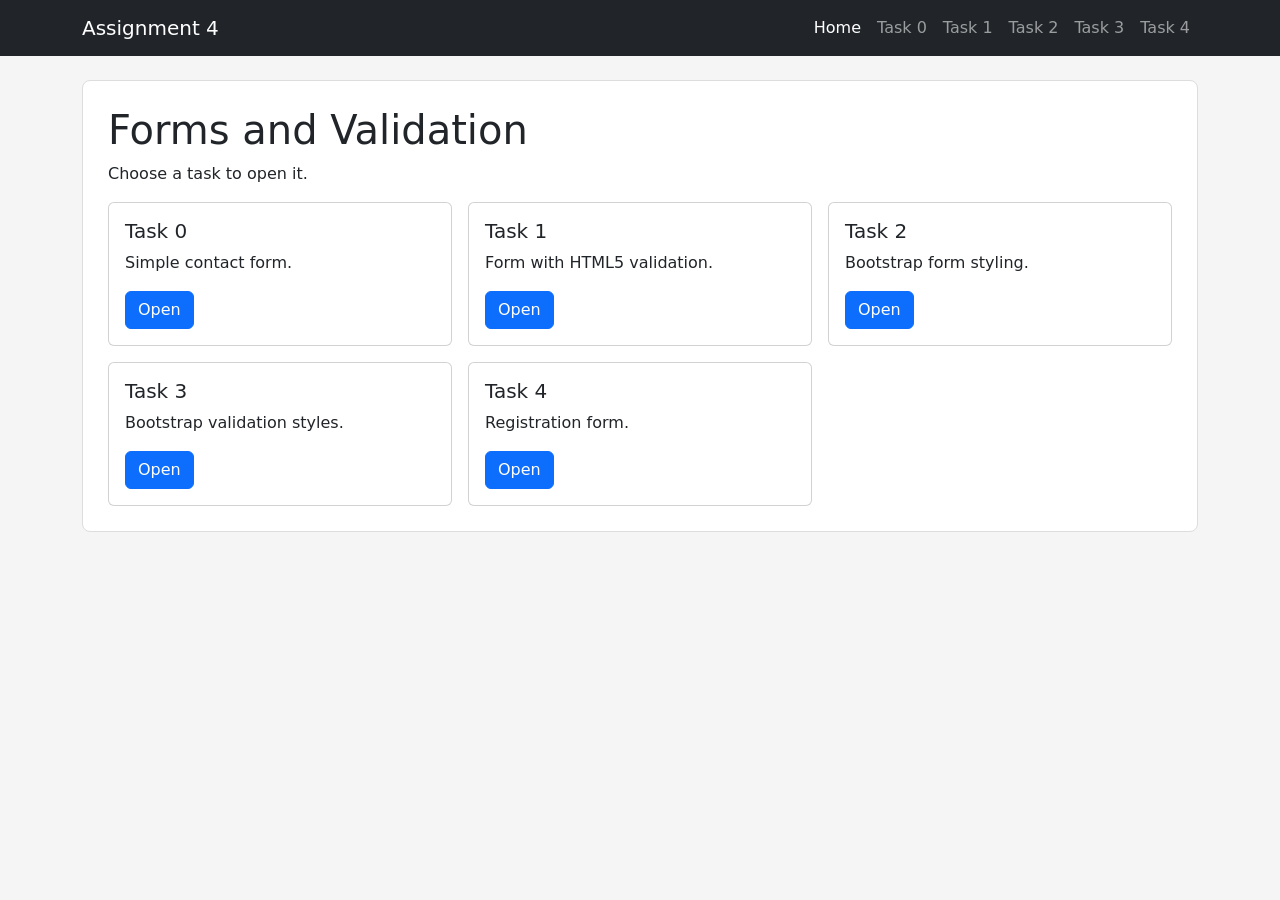
<file: index.html>
<!DOCTYPE html>
<html lang="en">
<head>
  <meta charset="UTF-8">
  <meta name="viewport" content="width=device-width, initial-scale=1">
  <title>Assignment 4 - Forms and Validation</title>
  <link href="https://cdn.jsdelivr.net/npm/bootstrap@5.3.3/dist/css/bootstrap.min.css" rel="stylesheet">
  <link rel="stylesheet" href="css/style.css">
</head>
<body>

  <nav class="navbar navbar-expand-lg navbar-dark bg-dark">
    <div class="container">
      <a class="navbar-brand" href="index.html">Assignment 4</a>
      <button class="navbar-toggler" type="button" data-bs-toggle="collapse" data-bs-target="#menu">
        <span class="navbar-toggler-icon"></span>
      </button>
      <div class="collapse navbar-collapse" id="menu">
        <ul class="navbar-nav ms-auto">
          <li class="nav-item"><a class="nav-link active" href="index.html">Home</a></li>
          <li class="nav-item"><a class="nav-link" href="task0.html">Task 0</a></li>
          <li class="nav-item"><a class="nav-link" href="task1.html">Task 1</a></li>
          <li class="nav-item"><a class="nav-link" href="task2.html">Task 2</a></li>
          <li class="nav-item"><a class="nav-link" href="task3.html">Task 3</a></li>
          <li class="nav-item"><a class="nav-link" href="task4.html">Task 4</a></li>
        </ul>
      </div>
    </div>
  </nav>

  <main class="container my-4">
    <div class="page-box">
      <h1>Forms and Validation</h1>
      <p>Choose a task to open it.</p>

      <div class="row g-3">
        <div class="col-md-6 col-lg-4">
          <div class="card h-100">
            <div class="card-body">
              <h5 class="card-title">Task 0</h5>
              <p class="card-text">Simple contact form.</p>
              <a href="task0.html" class="btn btn-primary">Open</a>
            </div>
          </div>
        </div>
        <div class="col-md-6 col-lg-4">
          <div class="card h-100">
            <div class="card-body">
              <h5 class="card-title">Task 1</h5>
              <p class="card-text">Form with HTML5 validation.</p>
              <a href="task1.html" class="btn btn-primary">Open</a>
            </div>
          </div>
        </div>
        <div class="col-md-6 col-lg-4">
          <div class="card h-100">
            <div class="card-body">
              <h5 class="card-title">Task 2</h5>
              <p class="card-text">Bootstrap form styling.</p>
              <a href="task2.html" class="btn btn-primary">Open</a>
            </div>
          </div>
        </div>
        <div class="col-md-6 col-lg-4">
          <div class="card h-100">
            <div class="card-body">
              <h5 class="card-title">Task 3</h5>
              <p class="card-text">Bootstrap validation styles.</p>
              <a href="task3.html" class="btn btn-primary">Open</a>
            </div>
          </div>
        </div>
        <div class="col-md-6 col-lg-4">
          <div class="card h-100">
            <div class="card-body">
              <h5 class="card-title">Task 4</h5>
              <p class="card-text">Registration form.</p>
              <a href="task4.html" class="btn btn-primary">Open</a>
            </div>
          </div>
        </div>
      </div>
    </div>
  </main>

  <script src="https://cdn.jsdelivr.net/npm/bootstrap@5.3.3/dist/js/bootstrap.bundle.min.js"></script>
</body>
</html>
</file>
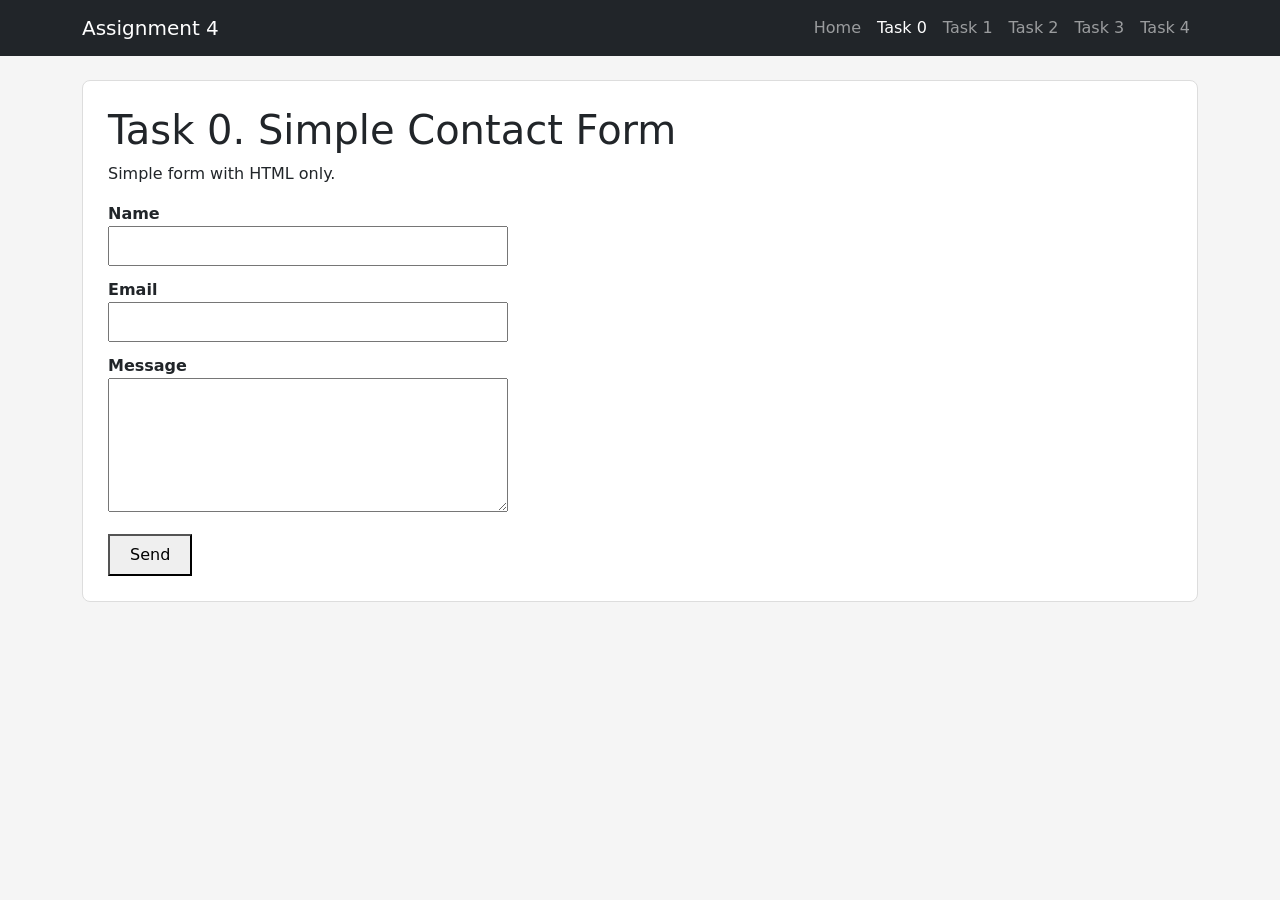
<file: task0.html>
<!DOCTYPE html>
<html lang="en">
<head>
  <meta charset="UTF-8">
  <meta name="viewport" content="width=device-width, initial-scale=1">
  <title>Task 0 - Simple Contact Form</title>
  <link href="https://cdn.jsdelivr.net/npm/bootstrap@5.3.3/dist/css/bootstrap.min.css" rel="stylesheet">
  <link rel="stylesheet" href="css/style.css">
</head>
<body>

  <nav class="navbar navbar-expand-lg navbar-dark bg-dark">
    <div class="container">
      <a class="navbar-brand" href="index.html">Assignment 4</a>
      <button class="navbar-toggler" type="button" data-bs-toggle="collapse" data-bs-target="#menu">
        <span class="navbar-toggler-icon"></span>
      </button>
      <div class="collapse navbar-collapse" id="menu">
        <ul class="navbar-nav ms-auto">
          <li class="nav-item"><a class="nav-link" href="index.html">Home</a></li>
          <li class="nav-item"><a class="nav-link active" href="task0.html">Task 0</a></li>
          <li class="nav-item"><a class="nav-link" href="task1.html">Task 1</a></li>
          <li class="nav-item"><a class="nav-link" href="task2.html">Task 2</a></li>
          <li class="nav-item"><a class="nav-link" href="task3.html">Task 3</a></li>
          <li class="nav-item"><a class="nav-link" href="task4.html">Task 4</a></li>
        </ul>
      </div>
    </div>
  </nav>

  <main class="container my-4">
    <div class="page-box">
      <h1>Task 0. Simple Contact Form</h1>
      <p>Simple form with HTML only.</p>

      <form class="simple-form" action="#" method="post">
        <label for="name">Name</label>
        <input type="text" id="name" name="name">

        <label for="email">Email</label>
        <input type="email" id="email" name="email">

        <label for="message">Message</label>
        <textarea id="message" name="message" rows="5"></textarea>

        <button type="submit">Send</button>
      </form>
    </div>
  </main>

  <script src="https://cdn.jsdelivr.net/npm/bootstrap@5.3.3/dist/js/bootstrap.bundle.min.js"></script>
</body>
</html>
</file>
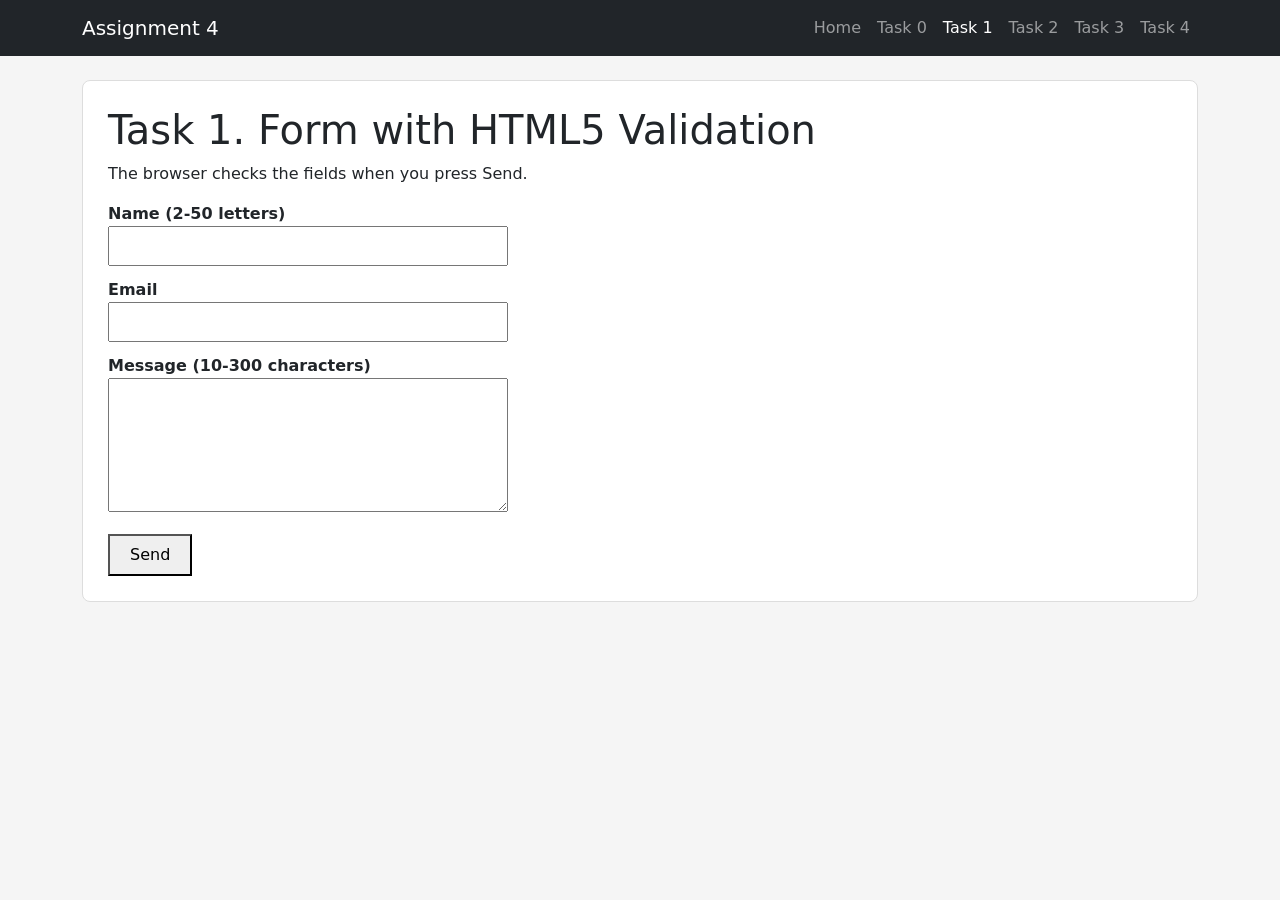
<file: task1.html>
<!DOCTYPE html>
<html lang="en">
<head>
  <meta charset="UTF-8">
  <meta name="viewport" content="width=device-width, initial-scale=1">
  <title>Task 1 - HTML5 Validation</title>
  <link href="https://cdn.jsdelivr.net/npm/bootstrap@5.3.3/dist/css/bootstrap.min.css" rel="stylesheet">
  <link rel="stylesheet" href="css/style.css">
</head>
<body>

  <nav class="navbar navbar-expand-lg navbar-dark bg-dark">
    <div class="container">
      <a class="navbar-brand" href="index.html">Assignment 4</a>
      <button class="navbar-toggler" type="button" data-bs-toggle="collapse" data-bs-target="#menu">
        <span class="navbar-toggler-icon"></span>
      </button>
      <div class="collapse navbar-collapse" id="menu">
        <ul class="navbar-nav ms-auto">
          <li class="nav-item"><a class="nav-link" href="index.html">Home</a></li>
          <li class="nav-item"><a class="nav-link" href="task0.html">Task 0</a></li>
          <li class="nav-item"><a class="nav-link active" href="task1.html">Task 1</a></li>
          <li class="nav-item"><a class="nav-link" href="task2.html">Task 2</a></li>
          <li class="nav-item"><a class="nav-link" href="task3.html">Task 3</a></li>
          <li class="nav-item"><a class="nav-link" href="task4.html">Task 4</a></li>
        </ul>
      </div>
    </div>
  </nav>

  <main class="container my-4">
    <div class="page-box">
      <h1>Task 1. Form with HTML5 Validation</h1>
      <p>The browser checks the fields when you press Send.</p>

      <form class="simple-form" action="#" method="post">
        <label for="name">Name (2-50 letters)</label>
        <input type="text" id="name" name="name" required minlength="2" maxlength="50"
               pattern="[A-Za-z ]+" title="Use only letters and spaces">

        <label for="email">Email</label>
        <input type="email" id="email" name="email" required>

        <label for="message">Message (10-300 characters)</label>
        <textarea id="message" name="message" rows="5" required minlength="10" maxlength="300"></textarea>

        <button type="submit">Send</button>
      </form>
    </div>
  </main>

  <script src="https://cdn.jsdelivr.net/npm/bootstrap@5.3.3/dist/js/bootstrap.bundle.min.js"></script>
</body>
</html>
</file>
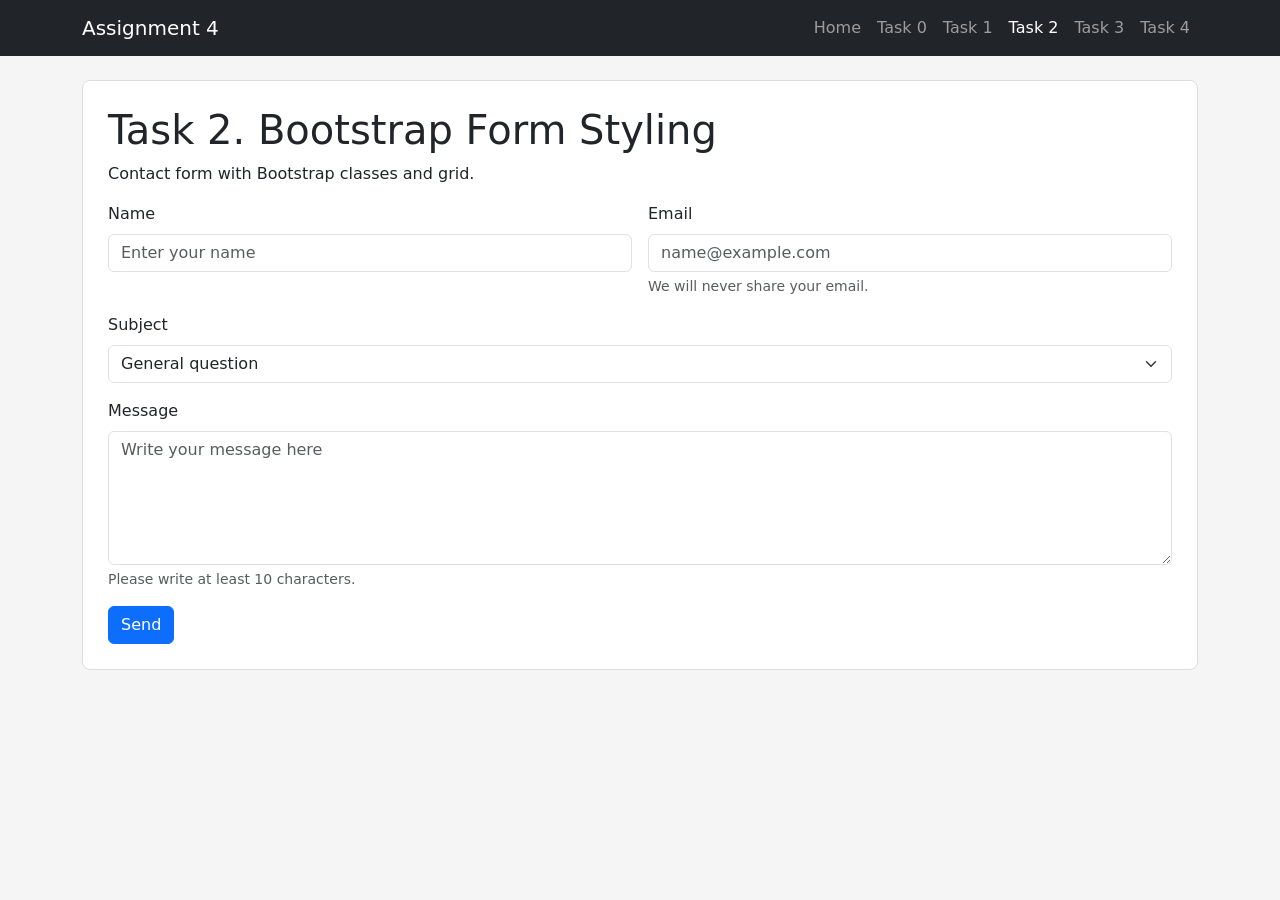
<file: task2.html>
<!DOCTYPE html>
<html lang="en">
<head>
  <meta charset="UTF-8">
  <meta name="viewport" content="width=device-width, initial-scale=1">
  <title>Task 2 - Bootstrap Form</title>
  <link href="https://cdn.jsdelivr.net/npm/bootstrap@5.3.3/dist/css/bootstrap.min.css" rel="stylesheet">
  <link rel="stylesheet" href="css/style.css">
</head>
<body>

  <nav class="navbar navbar-expand-lg navbar-dark bg-dark">
    <div class="container">
      <a class="navbar-brand" href="index.html">Assignment 4</a>
      <button class="navbar-toggler" type="button" data-bs-toggle="collapse" data-bs-target="#menu">
        <span class="navbar-toggler-icon"></span>
      </button>
      <div class="collapse navbar-collapse" id="menu">
        <ul class="navbar-nav ms-auto">
          <li class="nav-item"><a class="nav-link" href="index.html">Home</a></li>
          <li class="nav-item"><a class="nav-link" href="task0.html">Task 0</a></li>
          <li class="nav-item"><a class="nav-link" href="task1.html">Task 1</a></li>
          <li class="nav-item"><a class="nav-link active" href="task2.html">Task 2</a></li>
          <li class="nav-item"><a class="nav-link" href="task3.html">Task 3</a></li>
          <li class="nav-item"><a class="nav-link" href="task4.html">Task 4</a></li>
        </ul>
      </div>
    </div>
  </nav>

  <main class="container my-4">
    <div class="page-box">
      <h1>Task 2. Bootstrap Form Styling</h1>
      <p>Contact form with Bootstrap classes and grid.</p>

      <form action="#" method="post">
        <div class="row g-3">
          <div class="col-md-6">
            <label for="name" class="form-label">Name</label>
            <input type="text" class="form-control" id="name" placeholder="Enter your name">
          </div>

          <div class="col-md-6">
            <label for="email" class="form-label">Email</label>
            <input type="email" class="form-control" id="email" placeholder="name@example.com">
            <div class="form-text">We will never share your email.</div>
          </div>

          <div class="col-12">
            <label for="subject" class="form-label">Subject</label>
            <select class="form-select" id="subject">
              <option selected>General question</option>
              <option>Support</option>
              <option>Other</option>
            </select>
          </div>

          <div class="col-12">
            <label for="message" class="form-label">Message</label>
            <textarea class="form-control" id="message" rows="5" placeholder="Write your message here"></textarea>
            <div class="form-text">Please write at least 10 characters.</div>
          </div>

          <div class="col-12">
            <button type="submit" class="btn btn-primary">Send</button>
          </div>
        </div>
      </form>
    </div>
  </main>

  <script src="https://cdn.jsdelivr.net/npm/bootstrap@5.3.3/dist/js/bootstrap.bundle.min.js"></script>
</body>
</html>
</file>
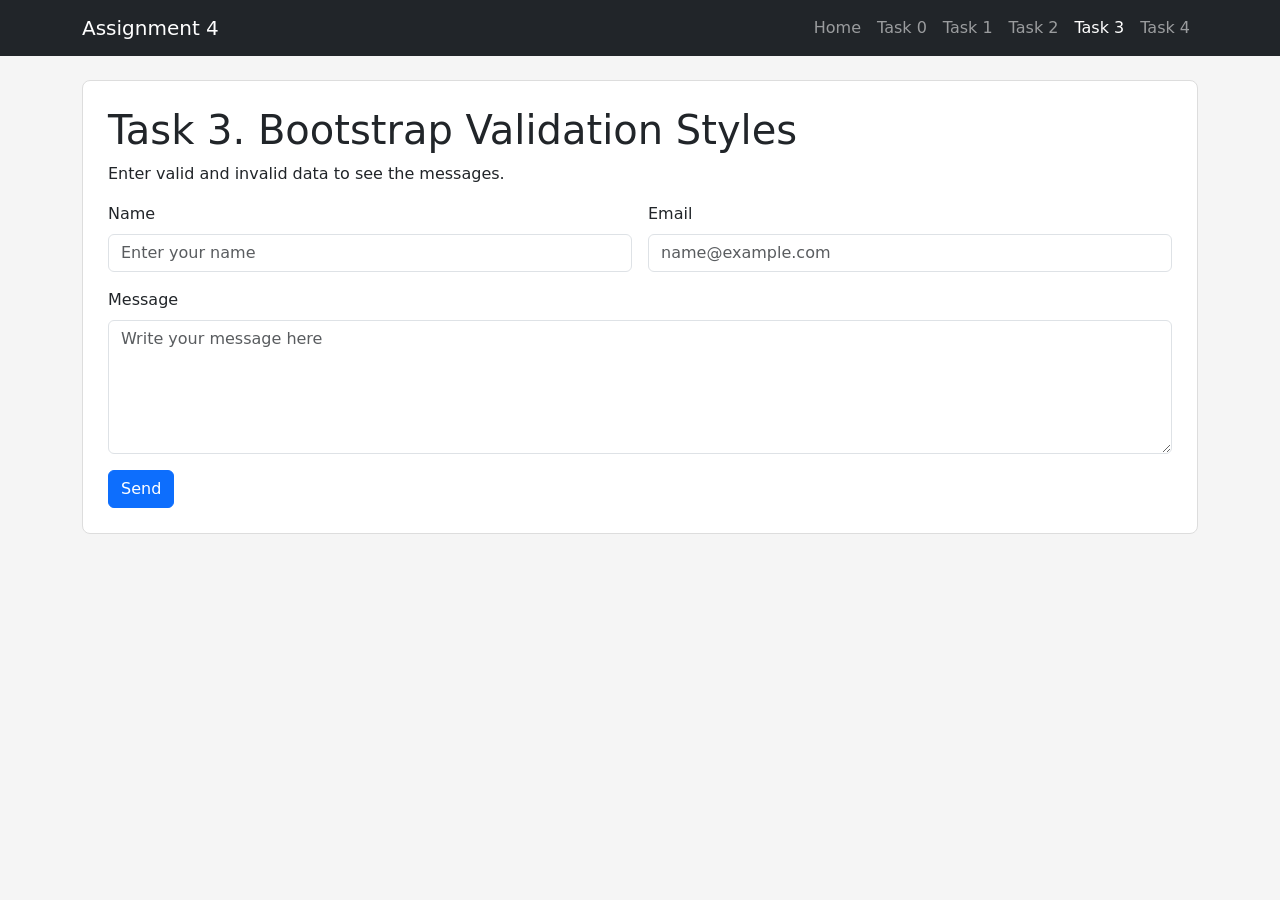
<file: task3.html>
<!DOCTYPE html>
<html lang="en">
<head>
  <meta charset="UTF-8">
  <meta name="viewport" content="width=device-width, initial-scale=1">
  <title>Task 3 - Bootstrap Validation</title>
  <link href="https://cdn.jsdelivr.net/npm/bootstrap@5.3.3/dist/css/bootstrap.min.css" rel="stylesheet">
  <link rel="stylesheet" href="css/style.css">
</head>
<body>

  <nav class="navbar navbar-expand-lg navbar-dark bg-dark">
    <div class="container">
      <a class="navbar-brand" href="index.html">Assignment 4</a>
      <button class="navbar-toggler" type="button" data-bs-toggle="collapse" data-bs-target="#menu">
        <span class="navbar-toggler-icon"></span>
      </button>
      <div class="collapse navbar-collapse" id="menu">
        <ul class="navbar-nav ms-auto">
          <li class="nav-item"><a class="nav-link" href="index.html">Home</a></li>
          <li class="nav-item"><a class="nav-link" href="task0.html">Task 0</a></li>
          <li class="nav-item"><a class="nav-link" href="task1.html">Task 1</a></li>
          <li class="nav-item"><a class="nav-link" href="task2.html">Task 2</a></li>
          <li class="nav-item"><a class="nav-link active" href="task3.html">Task 3</a></li>
          <li class="nav-item"><a class="nav-link" href="task4.html">Task 4</a></li>
        </ul>
      </div>
    </div>
  </nav>

  <main class="container my-4">
    <div class="page-box">
      <h1>Task 3. Bootstrap Validation Styles</h1>

      <p>Enter valid and invalid data to see the messages.</p>

      <form action="#" method="post">
        <div class="row g-3">
          <div class="col-md-6">
            <label for="name" class="form-label">Name</label>
            <input type="text" class="form-control" id="name" placeholder="Enter your name" required minlength="2">
            <div class="valid-feedback">Looks good!</div>
            <div class="invalid-feedback">Name is required (at least 2 characters).</div>
          </div>

          <div class="col-md-6">
            <label for="email" class="form-label">Email</label>
            <input type="email" class="form-control" id="email" placeholder="name@example.com" required>
            <div class="valid-feedback">Looks good!</div>
            <div class="invalid-feedback">Email is required and must be correct.</div>
          </div>

          <div class="col-12">
            <label for="message" class="form-label">Message</label>
            <textarea class="form-control" id="message" rows="5" placeholder="Write your message here" required minlength="10"></textarea>
            <div class="valid-feedback">Looks good!</div>
            <div class="invalid-feedback">Message is required (at least 10 characters).</div>
          </div>

          <div class="col-12">
            <button type="submit" class="btn btn-primary">Send</button>
          </div>
        </div>
      </form>
    </div>
  </main>

  <script src="https://cdn.jsdelivr.net/npm/bootstrap@5.3.3/dist/js/bootstrap.bundle.min.js"></script>
</body>
</html>
</file>
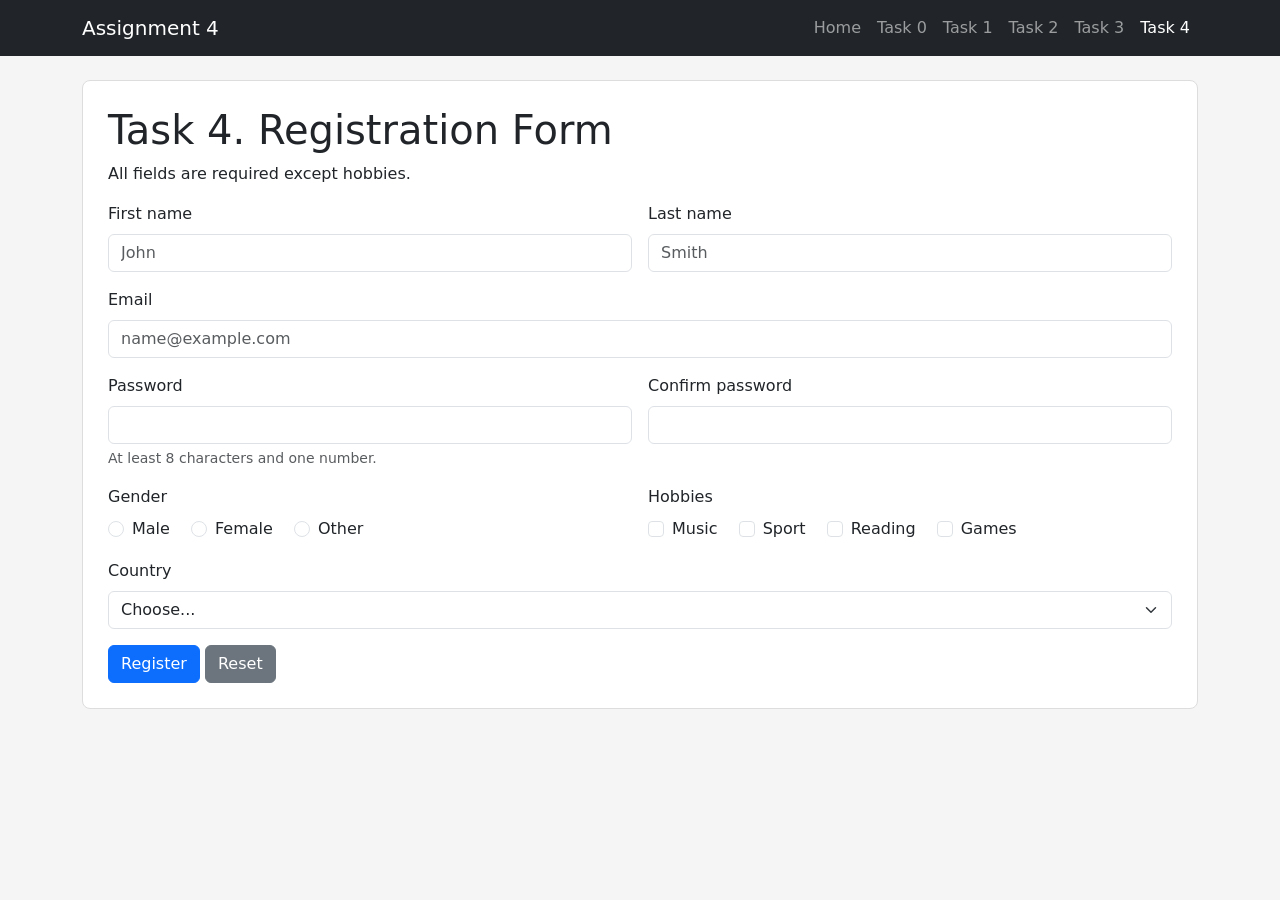
<file: task4.html>
<!DOCTYPE html>
<html lang="en">
<head>
  <meta charset="UTF-8">
  <meta name="viewport" content="width=device-width, initial-scale=1">
  <title>Task 4 - Registration Form</title>
  <link href="https://cdn.jsdelivr.net/npm/bootstrap@5.3.3/dist/css/bootstrap.min.css" rel="stylesheet">
  <link rel="stylesheet" href="css/style.css">
</head>
<body>

  <nav class="navbar navbar-expand-lg navbar-dark bg-dark">
    <div class="container">
      <a class="navbar-brand" href="index.html">Assignment 4</a>
      <button class="navbar-toggler" type="button" data-bs-toggle="collapse" data-bs-target="#menu">
        <span class="navbar-toggler-icon"></span>
      </button>
      <div class="collapse navbar-collapse" id="menu">
        <ul class="navbar-nav ms-auto">
          <li class="nav-item"><a class="nav-link" href="index.html">Home</a></li>
          <li class="nav-item"><a class="nav-link" href="task0.html">Task 0</a></li>
          <li class="nav-item"><a class="nav-link" href="task1.html">Task 1</a></li>
          <li class="nav-item"><a class="nav-link" href="task2.html">Task 2</a></li>
          <li class="nav-item"><a class="nav-link" href="task3.html">Task 3</a></li>
          <li class="nav-item"><a class="nav-link active" href="task4.html">Task 4</a></li>
        </ul>
      </div>
    </div>
  </nav>

  <main class="container my-4">
    <div class="page-box">
      <h1>Task 4. Registration Form</h1>
      <p>All fields are required except hobbies.</p>

      <form action="#" method="post">
        <div class="row g-3">

          <div class="col-md-6">
            <label for="firstName" class="form-label">First name</label>
            <input type="text" class="form-control" id="firstName" placeholder="John" required minlength="2">
            <div class="valid-feedback">Looks good!</div>
            <div class="invalid-feedback">First name is required (at least 2 characters).</div>
          </div>

          <div class="col-md-6">
            <label for="lastName" class="form-label">Last name</label>
            <input type="text" class="form-control" id="lastName" placeholder="Smith" required minlength="2">
            <div class="valid-feedback">Looks good!</div>
            <div class="invalid-feedback">Last name is required (at least 2 characters).</div>
          </div>

          <div class="col-12">
            <label for="email" class="form-label">Email</label>
            <input type="email" class="form-control" id="email" placeholder="name@example.com" required>
            <div class="valid-feedback">Looks good!</div>
            <div class="invalid-feedback">Please enter a correct email.</div>
          </div>

          <div class="col-md-6">
            <label for="password" class="form-label">Password</label>
            <input type="password" class="form-control" id="password" required minlength="8"
                   pattern=".*[0-9].*">
            <div class="form-text">At least 8 characters and one number.</div>
            <div class="valid-feedback">Looks good!</div>
            <div class="invalid-feedback">Password must have at least 8 characters and one number.</div>
          </div>

          <div class="col-md-6">
            <label for="confirmPassword" class="form-label">Confirm password</label>
            <input type="password" class="form-control" id="confirmPassword" required>
            <div class="valid-feedback">Looks good!</div>
            <div class="invalid-feedback">Please confirm your password.</div>
          </div>

          <div class="col-md-6">
            <label class="form-label d-block">Gender</label>
            <div class="form-check form-check-inline">
              <input class="form-check-input" type="radio" name="gender" id="male" value="male" required>
              <label class="form-check-label" for="male">Male</label>
            </div>
            <div class="form-check form-check-inline">
              <input class="form-check-input" type="radio" name="gender" id="female" value="female">
              <label class="form-check-label" for="female">Female</label>
            </div>
            <div class="form-check form-check-inline">
              <input class="form-check-input" type="radio" name="gender" id="other" value="other">
              <label class="form-check-label" for="other">Other</label>
            </div>
          </div>

          <div class="col-md-6">
            <label class="form-label d-block">Hobbies</label>
            <div class="form-check form-check-inline">
              <input class="form-check-input" type="checkbox" name="hobbies" id="music" value="music">
              <label class="form-check-label" for="music">Music</label>
            </div>
            <div class="form-check form-check-inline">
              <input class="form-check-input" type="checkbox" name="hobbies" id="sport" value="sport">
              <label class="form-check-label" for="sport">Sport</label>
            </div>
            <div class="form-check form-check-inline">
              <input class="form-check-input" type="checkbox" name="hobbies" id="reading" value="reading">
              <label class="form-check-label" for="reading">Reading</label>
            </div>
            <div class="form-check form-check-inline">
              <input class="form-check-input" type="checkbox" name="hobbies" id="games" value="games">
              <label class="form-check-label" for="games">Games</label>
            </div>
          </div>

          <div class="col-12">
            <label for="country" class="form-label">Country</label>
            <select class="form-select" id="country" required>
              <option value="">Choose...</option>
              <option>Kazakhstan</option>
              <option>Russia</option>
              <option>Kyrgyzstan</option>
              <option>Uzbekistan</option>
              <option>Other</option>
            </select>
            <div class="valid-feedback">Looks good!</div>
            <div class="invalid-feedback">Please select your country.</div>
          </div>

          <div class="col-12">
            <button type="submit" class="btn btn-primary">Register</button>
            <button type="reset" class="btn btn-secondary">Reset</button>
          </div>

        </div>
      </form>
    </div>
  </main>

  <script src="https://cdn.jsdelivr.net/npm/bootstrap@5.3.3/dist/js/bootstrap.bundle.min.js"></script></body>
</html>
</file>
<file: css/style.css>
body {
  background-color: #f5f5f5;
}

.page-box {
  background-color: white;
  padding: 25px;
  border-radius: 8px;
  border: 1px solid #ddd;
}

/* simple forms (task 0 and task 1) */
.simple-form label {
  display: block;
  margin-top: 12px;
  font-weight: bold;
}

.simple-form input,
.simple-form textarea {
  width: 100%;
  max-width: 400px;
  padding: 6px;
}

.simple-form button {
  display: block;
  margin-top: 15px;
  padding: 7px 20px;
}
</file>
